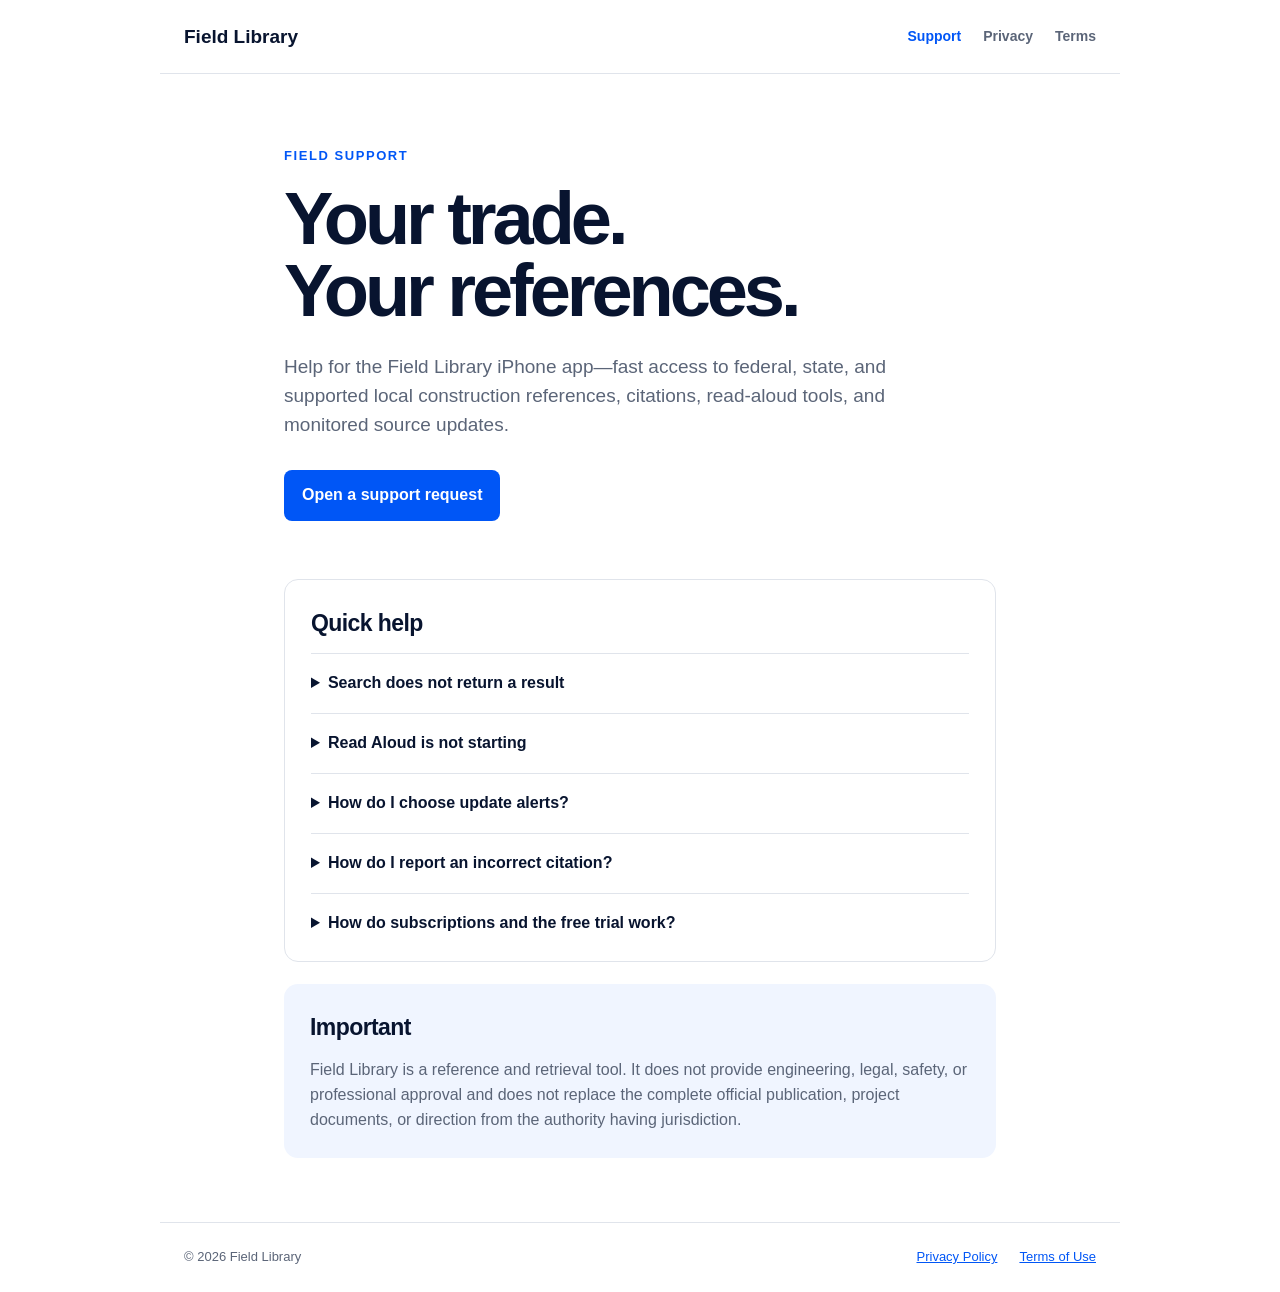
<file: index.html>
<!doctype html>
<html lang="en">
<head>
  <meta charset="utf-8">
  <meta name="viewport" content="width=device-width, initial-scale=1">
  <meta name="description" content="Support for Field Library, the citation-backed U.S. construction-code and safety-reference app.">
  <title>Field Library Support</title>
  <link rel="stylesheet" href="style.css">
</head>
<body>
  <header class="topbar">
    <a class="brand" href="index.html">Field Library</a>
    <nav aria-label="Support navigation">
      <a aria-current="page" href="index.html">Support</a>
      <a href="privacy.html">Privacy</a>
      <a href="terms.html">Terms</a>
    </nav>
  </header>

  <main>
    <section class="hero">
      <p class="eyebrow">FIELD SUPPORT</p>
      <h1>Your trade.<br>Your references.</h1>
      <p class="intro">Help for the Field Library iPhone app—fast access to federal, state, and supported local construction references, citations, read-aloud tools, and monitored source updates.</p>
      <a class="button" href="https://github.com/dpolokhalo-gif/field-library-support/issues/new">Open a support request</a>
    </section>

    <section class="panel" aria-labelledby="quick-help">
      <h2 id="quick-help">Quick help</h2>
      <details>
        <summary>Search does not return a result</summary>
        <p>Confirm the selected state or city, then try a shorter trade term, an exact citation such as “29 CFR 1926.501,” or a task such as “scaffold fall protection.” Field Library only returns passages available in the reviewed indexed corpus.</p>
      </details>
      <details>
        <summary>Read Aloud is not starting</summary>
        <p>Check your device volume and network connection, then tap Listen again. If the enhanced voice is unavailable, Field Library automatically uses the iPhone’s native speech engine.</p>
      </details>
      <details>
        <summary>How do I choose update alerts?</summary>
        <p>Open Updates and enable only the trades you follow. The feed shows reviewed changes from the official sources assigned to those libraries.</p>
      </details>
      <details>
        <summary>How do I report an incorrect citation?</summary>
        <p>Open a support request and include the displayed citation, publication title, and the question you searched. Never rely on a suspected error for field decisions.</p>
      </details>
      <details>
        <summary>How do subscriptions and the free trial work?</summary>
        <p>Field Library Pro is available monthly or yearly. Eligible new subscribers receive a 14-day free trial; after the trial, the selected plan renews automatically unless canceled through Apple. Use Restore Purchases in the app if an active subscription is not recognized.</p>
      </details>
    </section>

    <section class="notice">
      <h2>Important</h2>
      <p>Field Library is a reference and retrieval tool. It does not provide engineering, legal, safety, or professional approval and does not replace the complete official publication, project documents, or direction from the authority having jurisdiction.</p>
    </section>
  </main>

  <footer>
    <span>© 2026 Field Library</span>
    <span class="footer-links"><a href="privacy.html">Privacy Policy</a><a href="terms.html">Terms of Use</a></span>
  </footer>
</body>
</html>
</file>
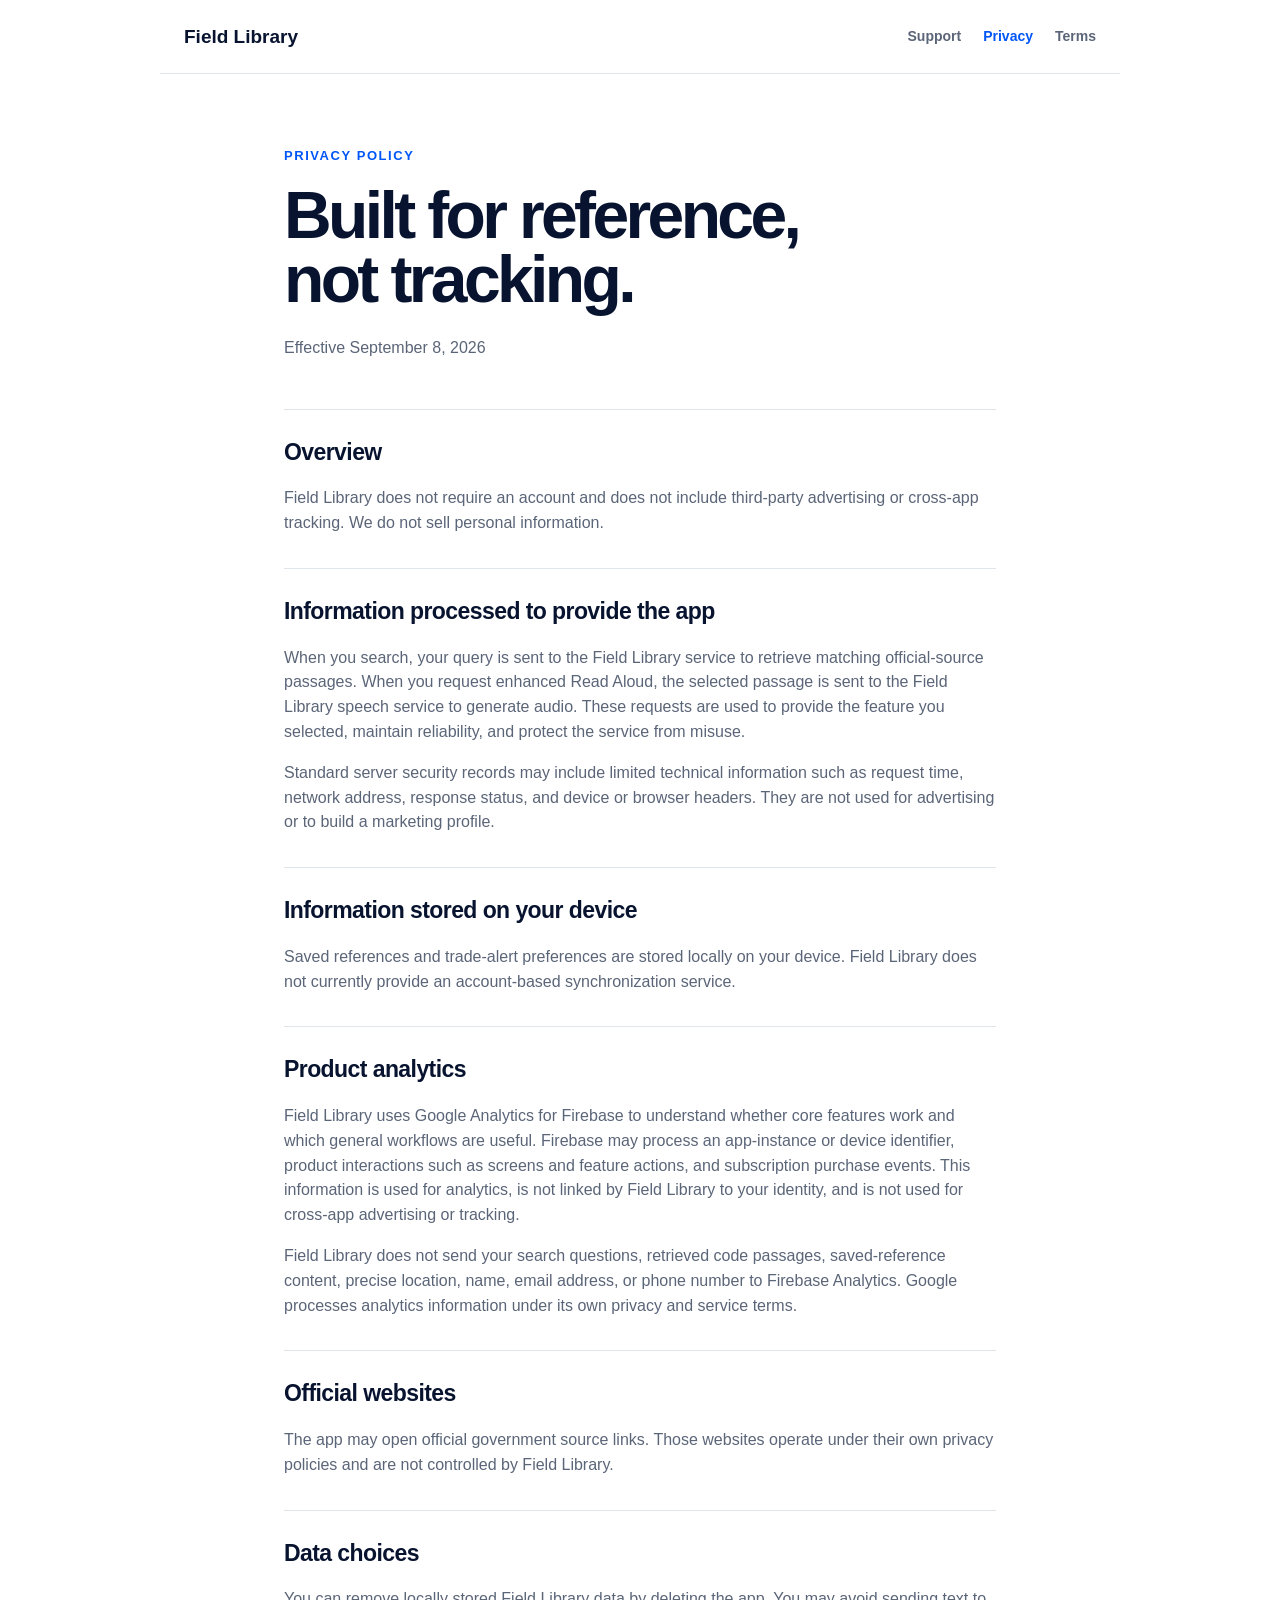
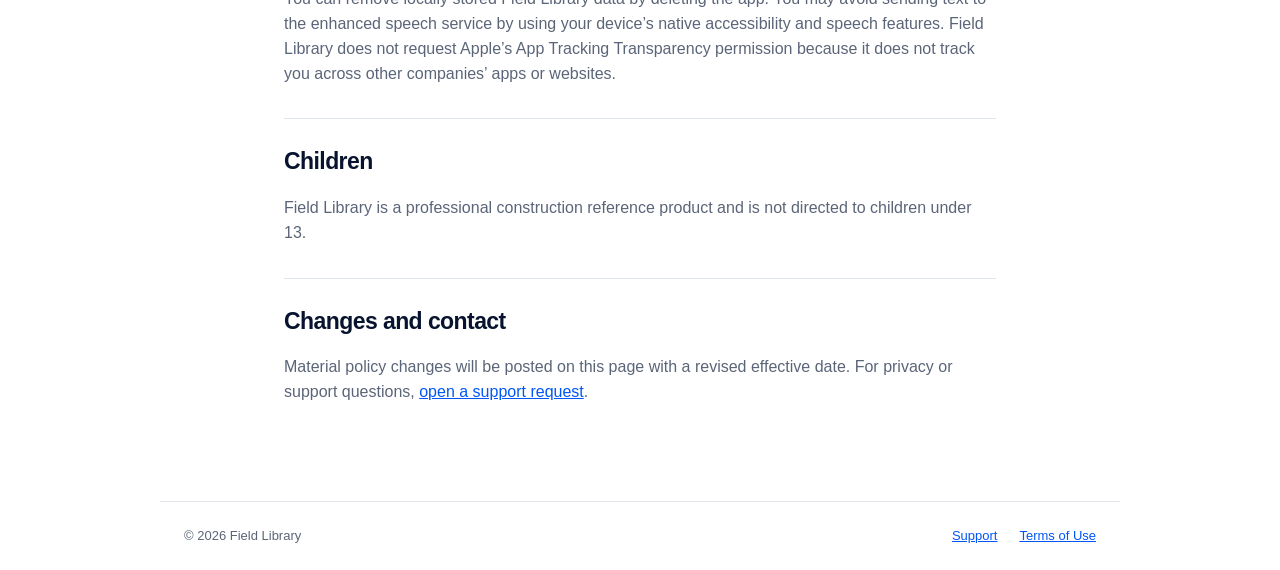
<file: privacy.html>
<!doctype html>
<html lang="en">
<head>
  <meta charset="utf-8">
  <meta name="viewport" content="width=device-width, initial-scale=1">
  <meta name="description" content="Privacy policy for the Field Library iPhone app.">
  <title>Privacy Policy · Field Library</title>
  <link rel="stylesheet" href="style.css">
</head>
<body>
  <header class="topbar">
    <a class="brand" href="index.html">Field Library</a>
    <nav aria-label="Support navigation">
      <a href="index.html">Support</a>
      <a aria-current="page" href="privacy.html">Privacy</a>
      <a href="terms.html">Terms</a>
    </nav>
  </header>

  <main class="policy">
    <p class="eyebrow">PRIVACY POLICY</p>
    <h1>Built for reference,<br>not tracking.</h1>
    <p class="updated">Effective September 8, 2026</p>

    <section>
      <h2>Overview</h2>
      <p>Field Library does not require an account and does not include third-party advertising or cross-app tracking. We do not sell personal information.</p>
    </section>
    <section>
      <h2>Information processed to provide the app</h2>
      <p>When you search, your query is sent to the Field Library service to retrieve matching official-source passages. When you request enhanced Read Aloud, the selected passage is sent to the Field Library speech service to generate audio. These requests are used to provide the feature you selected, maintain reliability, and protect the service from misuse.</p>
      <p>Standard server security records may include limited technical information such as request time, network address, response status, and device or browser headers. They are not used for advertising or to build a marketing profile.</p>
    </section>
    <section>
      <h2>Information stored on your device</h2>
      <p>Saved references and trade-alert preferences are stored locally on your device. Field Library does not currently provide an account-based synchronization service.</p>
    </section>
    <section>
      <h2>Product analytics</h2>
      <p>Field Library uses Google Analytics for Firebase to understand whether core features work and which general workflows are useful. Firebase may process an app-instance or device identifier, product interactions such as screens and feature actions, and subscription purchase events. This information is used for analytics, is not linked by Field Library to your identity, and is not used for cross-app advertising or tracking.</p>
      <p>Field Library does not send your search questions, retrieved code passages, saved-reference content, precise location, name, email address, or phone number to Firebase Analytics. Google processes analytics information under its own privacy and service terms.</p>
    </section>
    <section>
      <h2>Official websites</h2>
      <p>The app may open official government source links. Those websites operate under their own privacy policies and are not controlled by Field Library.</p>
    </section>
    <section>
      <h2>Data choices</h2>
      <p>You can remove locally stored Field Library data by deleting the app. You may avoid sending text to the enhanced speech service by using your device’s native accessibility and speech features. Field Library does not request Apple’s App Tracking Transparency permission because it does not track you across other companies’ apps or websites.</p>
    </section>
    <section>
      <h2>Children</h2>
      <p>Field Library is a professional construction reference product and is not directed to children under 13.</p>
    </section>
    <section>
      <h2>Changes and contact</h2>
      <p>Material policy changes will be posted on this page with a revised effective date. For privacy or support questions, <a href="https://github.com/dpolokhalo-gif/field-library-support/issues/new">open a support request</a>.</p>
    </section>
  </main>

  <footer>
    <span>© 2026 Field Library</span>
    <span class="footer-links"><a href="index.html">Support</a><a href="terms.html">Terms of Use</a></span>
  </footer>
</body>
</html>
</file>
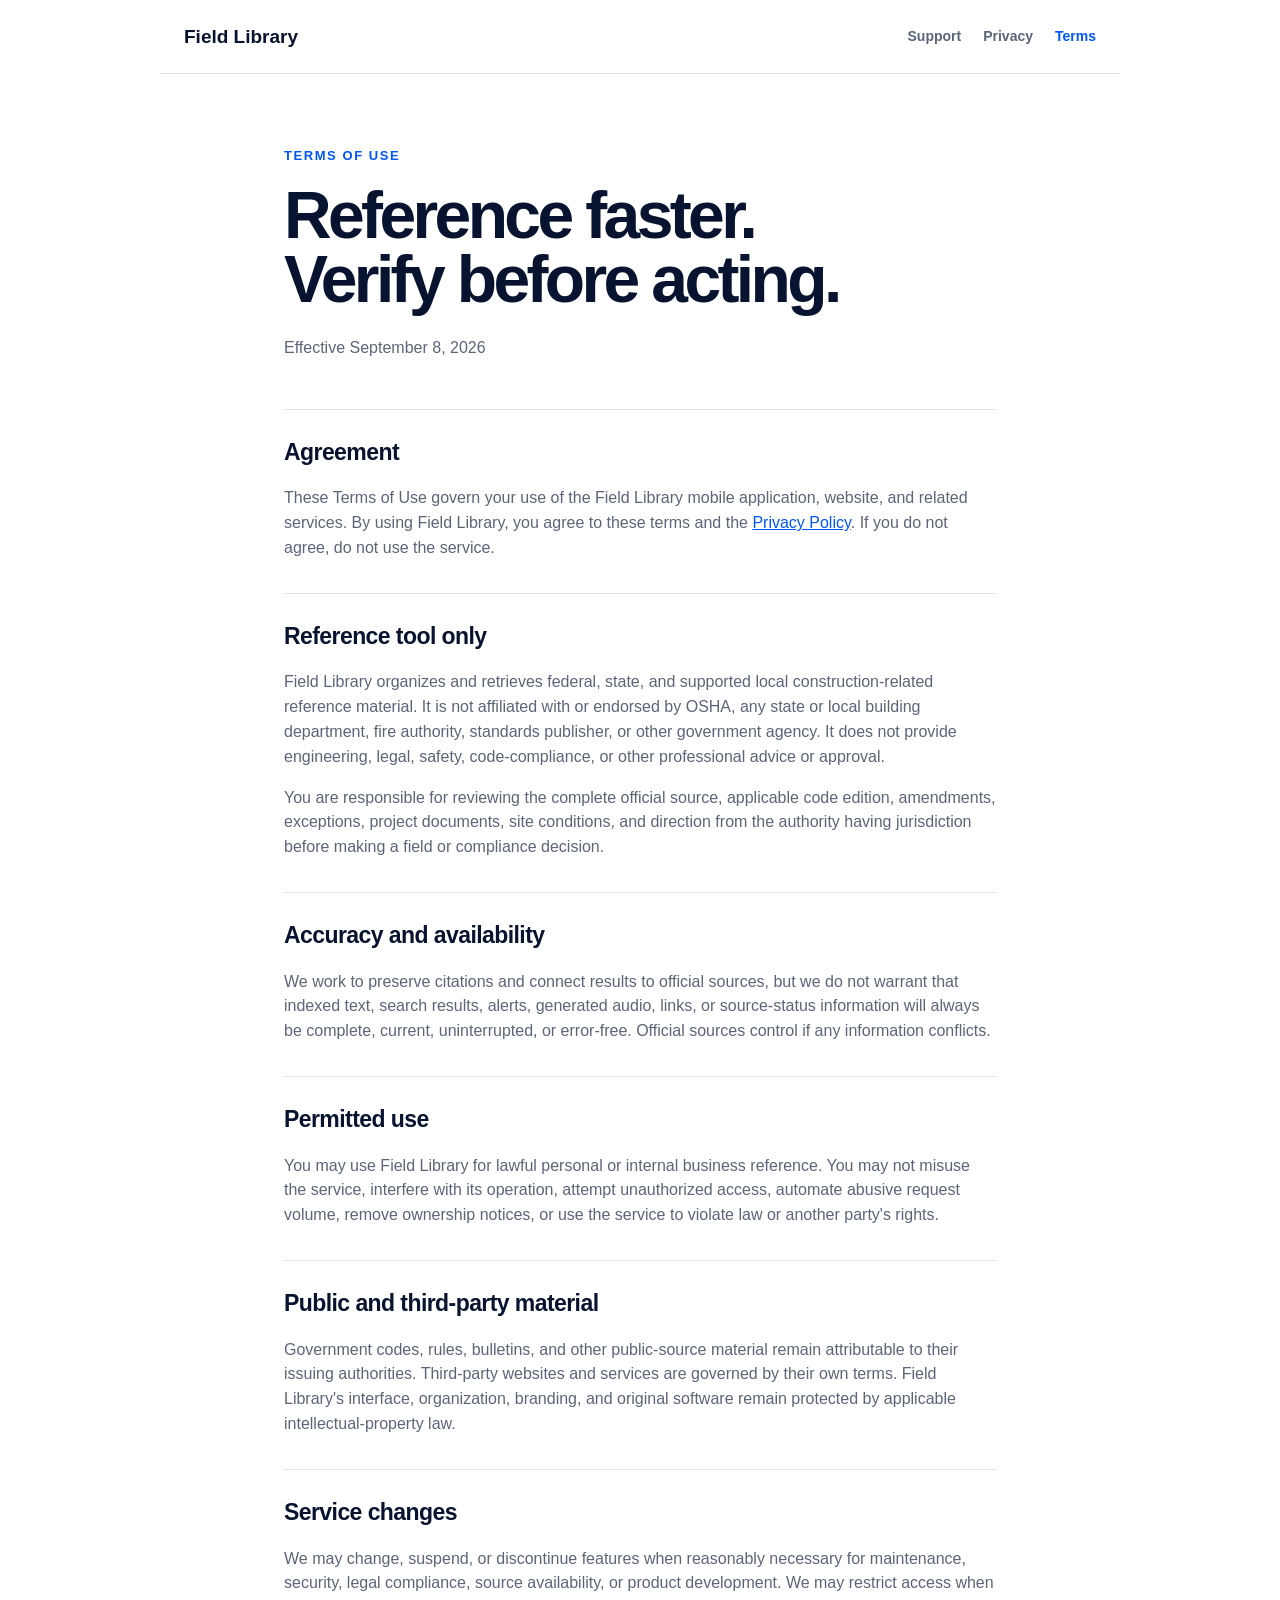
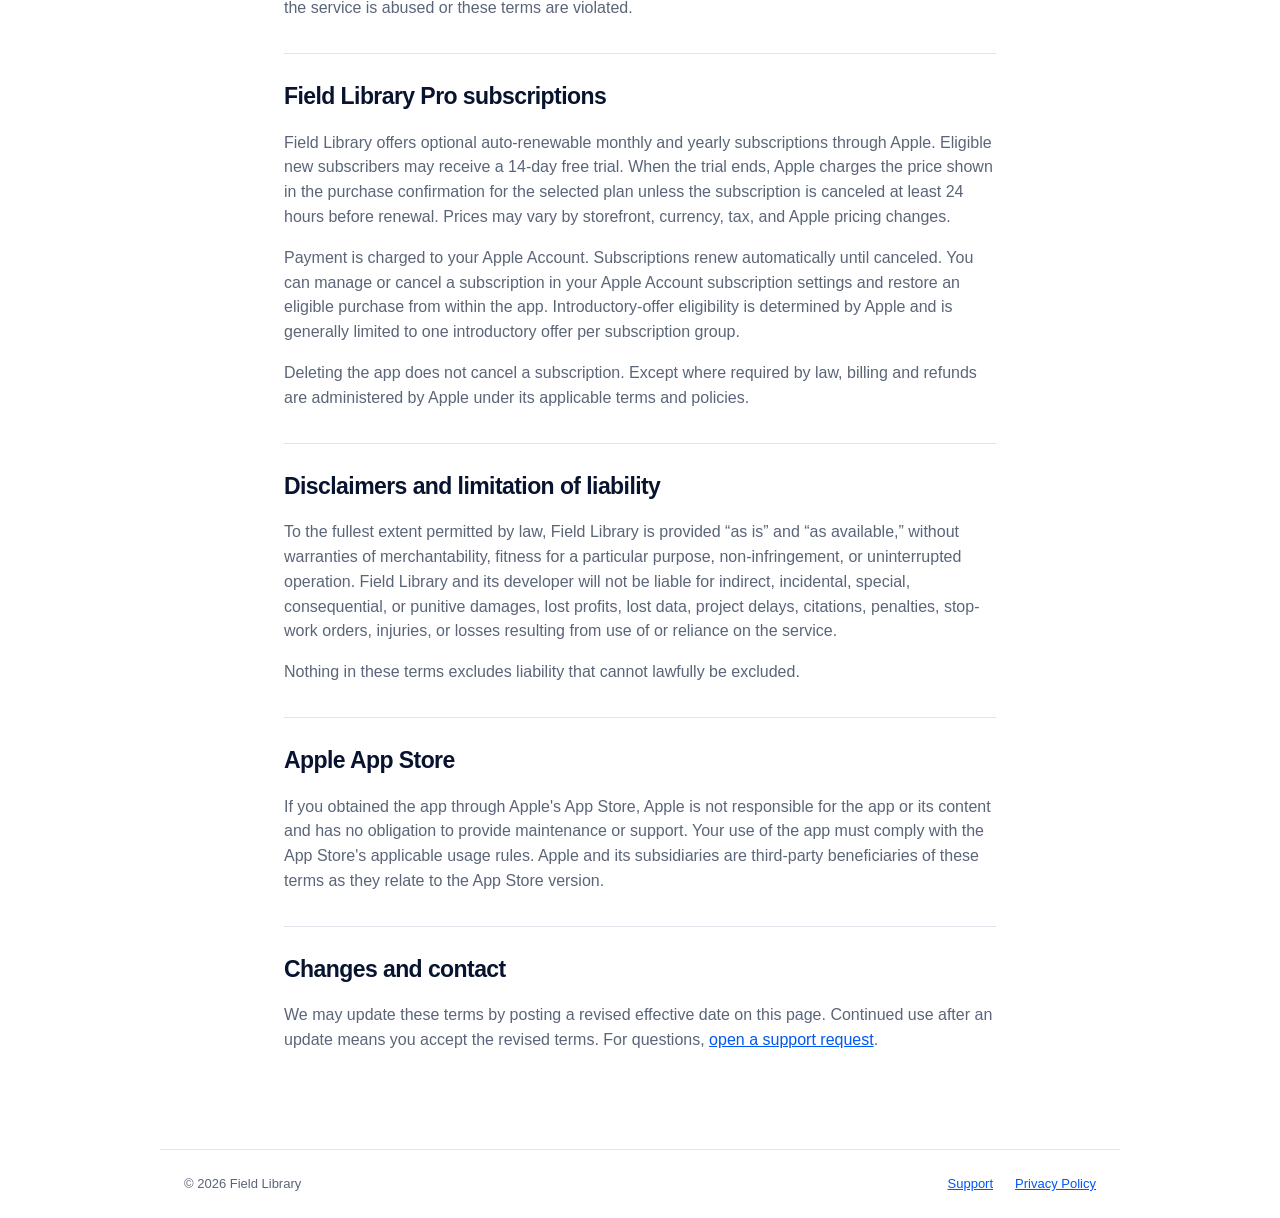
<file: terms.html>
<!doctype html>
<html lang="en">
<head>
  <meta charset="utf-8">
  <meta name="viewport" content="width=device-width, initial-scale=1">
  <meta name="description" content="Terms of Use for the Field Library iPhone app.">
  <title>Terms of Use · Field Library</title>
  <link rel="stylesheet" href="style.css">
</head>
<body>
  <header class="topbar">
    <a class="brand" href="index.html">Field Library</a>
    <nav aria-label="Support navigation">
      <a href="index.html">Support</a>
      <a href="privacy.html">Privacy</a>
      <a aria-current="page" href="terms.html">Terms</a>
    </nav>
  </header>

  <main class="policy">
    <p class="eyebrow">TERMS OF USE</p>
    <h1>Reference faster.<br>Verify before acting.</h1>
    <p class="updated">Effective September 8, 2026</p>

    <section>
      <h2>Agreement</h2>
      <p>These Terms of Use govern your use of the Field Library mobile application, website, and related services. By using Field Library, you agree to these terms and the <a href="privacy.html">Privacy Policy</a>. If you do not agree, do not use the service.</p>
    </section>
    <section>
      <h2>Reference tool only</h2>
      <p>Field Library organizes and retrieves federal, state, and supported local construction-related reference material. It is not affiliated with or endorsed by OSHA, any state or local building department, fire authority, standards publisher, or other government agency. It does not provide engineering, legal, safety, code-compliance, or other professional advice or approval.</p>
      <p>You are responsible for reviewing the complete official source, applicable code edition, amendments, exceptions, project documents, site conditions, and direction from the authority having jurisdiction before making a field or compliance decision.</p>
    </section>
    <section>
      <h2>Accuracy and availability</h2>
      <p>We work to preserve citations and connect results to official sources, but we do not warrant that indexed text, search results, alerts, generated audio, links, or source-status information will always be complete, current, uninterrupted, or error-free. Official sources control if any information conflicts.</p>
    </section>
    <section>
      <h2>Permitted use</h2>
      <p>You may use Field Library for lawful personal or internal business reference. You may not misuse the service, interfere with its operation, attempt unauthorized access, automate abusive request volume, remove ownership notices, or use the service to violate law or another party's rights.</p>
    </section>
    <section>
      <h2>Public and third-party material</h2>
      <p>Government codes, rules, bulletins, and other public-source material remain attributable to their issuing authorities. Third-party websites and services are governed by their own terms. Field Library's interface, organization, branding, and original software remain protected by applicable intellectual-property law.</p>
    </section>
    <section>
      <h2>Service changes</h2>
      <p>We may change, suspend, or discontinue features when reasonably necessary for maintenance, security, legal compliance, source availability, or product development. We may restrict access when the service is abused or these terms are violated.</p>
    </section>
    <section>
      <h2>Field Library Pro subscriptions</h2>
      <p>Field Library offers optional auto-renewable monthly and yearly subscriptions through Apple. Eligible new subscribers may receive a 14-day free trial. When the trial ends, Apple charges the price shown in the purchase confirmation for the selected plan unless the subscription is canceled at least 24 hours before renewal. Prices may vary by storefront, currency, tax, and Apple pricing changes.</p>
      <p>Payment is charged to your Apple Account. Subscriptions renew automatically until canceled. You can manage or cancel a subscription in your Apple Account subscription settings and restore an eligible purchase from within the app. Introductory-offer eligibility is determined by Apple and is generally limited to one introductory offer per subscription group.</p>
      <p>Deleting the app does not cancel a subscription. Except where required by law, billing and refunds are administered by Apple under its applicable terms and policies.</p>
    </section>
    <section>
      <h2>Disclaimers and limitation of liability</h2>
      <p>To the fullest extent permitted by law, Field Library is provided “as is” and “as available,” without warranties of merchantability, fitness for a particular purpose, non-infringement, or uninterrupted operation. Field Library and its developer will not be liable for indirect, incidental, special, consequential, or punitive damages, lost profits, lost data, project delays, citations, penalties, stop-work orders, injuries, or losses resulting from use of or reliance on the service.</p>
      <p>Nothing in these terms excludes liability that cannot lawfully be excluded.</p>
    </section>
    <section>
      <h2>Apple App Store</h2>
      <p>If you obtained the app through Apple's App Store, Apple is not responsible for the app or its content and has no obligation to provide maintenance or support. Your use of the app must comply with the App Store's applicable usage rules. Apple and its subsidiaries are third-party beneficiaries of these terms as they relate to the App Store version.</p>
    </section>
    <section>
      <h2>Changes and contact</h2>
      <p>We may update these terms by posting a revised effective date on this page. Continued use after an update means you accept the revised terms. For questions, <a href="https://github.com/dpolokhalo-gif/field-library-support/issues/new">open a support request</a>.</p>
    </section>
  </main>

  <footer>
    <span>© 2026 Field Library</span>
    <span class="footer-links"><a href="index.html">Support</a><a href="privacy.html">Privacy Policy</a></span>
  </footer>
</body>
</html>
</file>
<file: style.css>
:root {
  color-scheme: light;
  --ink: #08142f;
  --blue: #0056f6;
  --muted: #5b6578;
  --line: #e0e4eb;
  --pale: #f0f5ff;
  --white: #fff;
}

* { box-sizing: border-box; }

body {
  margin: 0;
  background: var(--white);
  color: var(--ink);
  font-family: Inter, ui-sans-serif, -apple-system, BlinkMacSystemFont, "Segoe UI", sans-serif;
  line-height: 1.55;
}

a { color: var(--blue); }

.topbar {
  align-items: center;
  border-bottom: 1px solid var(--line);
  display: flex;
  justify-content: space-between;
  margin: 0 auto;
  max-width: 960px;
  padding: 22px 24px;
}

.brand {
  color: var(--ink);
  font-size: 19px;
  font-weight: 750;
  text-decoration: none;
}

nav { display: flex; gap: 22px; }
nav a { color: var(--muted); font-size: 14px; font-weight: 650; text-decoration: none; }
nav a[aria-current="page"] { color: var(--blue); }

main { margin: 0 auto; max-width: 760px; padding: 72px 24px 64px; }
.hero { padding-bottom: 58px; }
.eyebrow { color: var(--blue); font-size: 13px; font-weight: 800; letter-spacing: .12em; margin: 0 0 16px; }
h1 { font-size: clamp(48px, 9vw, 74px); letter-spacing: -.055em; line-height: .98; margin: 0 0 24px; }
h2 { font-size: 23px; letter-spacing: -.025em; margin: 0 0 12px; }
.intro { color: var(--muted); font-size: 19px; margin: 0 0 30px; max-width: 650px; }
.button { background: var(--blue); border-radius: 8px; color: var(--white); display: inline-block; font-weight: 750; padding: 13px 18px; text-decoration: none; }

.panel { border: 1px solid var(--line); border-radius: 14px; padding: 26px; }
details { border-top: 1px solid var(--line); padding: 17px 0; }
details:first-of-type { margin-top: 12px; }
details:last-child { padding-bottom: 0; }
summary { cursor: pointer; font-weight: 700; }
details p { color: var(--muted); margin: 11px 0 0; }
.notice { background: var(--pale); border-radius: 14px; margin-top: 22px; padding: 26px; }
.notice p { color: var(--muted); margin: 0; }

.policy h1 { font-size: clamp(44px, 8vw, 66px); }
.updated { color: var(--muted); margin: 0 0 48px; }
.policy section { border-top: 1px solid var(--line); padding: 25px 0 16px; }
.policy section p { color: var(--muted); }

footer {
  border-top: 1px solid var(--line);
  color: var(--muted);
  display: flex;
  font-size: 13px;
  gap: 22px;
  justify-content: space-between;
  margin: 0 auto;
  max-width: 960px;
  padding: 24px;
}

.footer-links { display: flex; gap: 22px; }

@media (max-width: 540px) {
  .topbar { padding: 18px 18px; }
  main { padding: 52px 18px; }
  nav { gap: 14px; }
  .footer-links { gap: 14px; }
  .panel, .notice { padding: 21px; }
}
</file>
